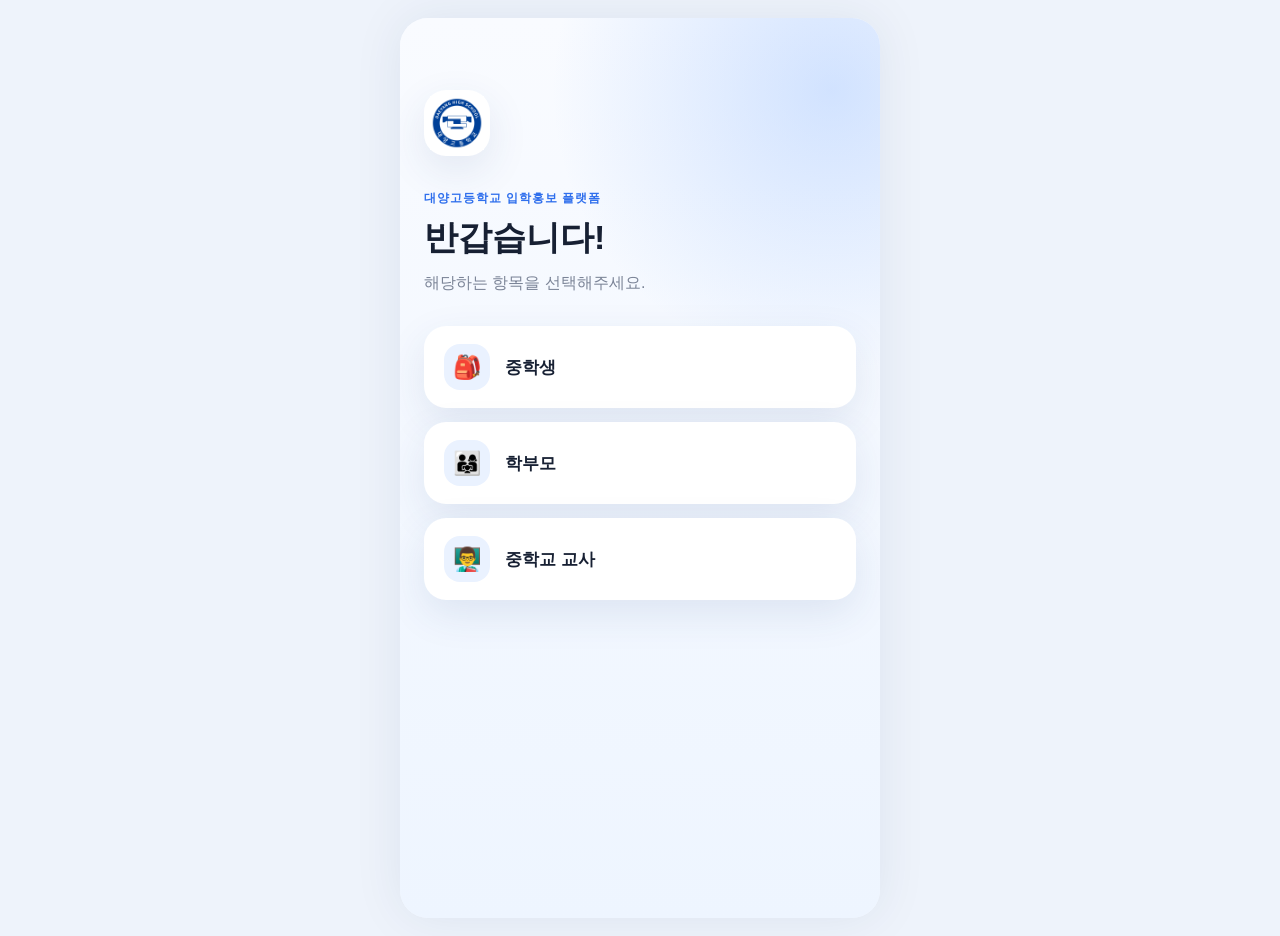
<file: index.html>
<!DOCTYPE html>
<html lang="ko">
<head>
  <meta charset="UTF-8">
  <meta name="viewport" content="width=device-width, initial-scale=1.0">
  <meta name="theme-color" content="#2f6fed">
  <title>대양고등학교 입학홍보 플랫폼</title>
  <link rel="stylesheet" href="style.css">
</head>
<body>
  <div class="app-shell">

    <!-- 최초 1회 사용자 선택 -->
    <section id="userSelectScreen" class="screen user-select-screen">
      <div class="brand-mark"><img src="img/logo.png" alt="대양고등학교 로고"></div>
      <p class="eyebrow">대양고등학교 입학홍보 플랫폼</p>
      <h1>반갑습니다!</h1>
      <p class="select-guide">해당하는 항목을 선택해주세요.</p>

      <div class="user-select-list">
        <button class="user-type-btn" data-user="student">
          <span class="user-icon">🎒</span>
          <span>중학생</span>
        </button>
        <button class="user-type-btn" data-user="parent">
          <span class="user-icon">👨‍👩‍👧</span>
          <span>학부모</span>
        </button>
        <button class="user-type-btn" data-user="teacher">
          <span class="user-icon">👨‍🏫</span>
          <span>중학교 교사</span>
        </button>
      </div>
    </section>

    <!-- 메인 -->
    <main id="mainApp" class="screen main-app is-hidden">
      <header class="top-header">
        <div>
          <p class="welcome-label">WELCOME</p>
          <h1 id="welcomeMessage">예비 대양고 학생님, 반갑습니다!</h1>
          <p class="school-name">대양고등학교 입학홍보 플랫폼</p>
        </div>

        <button id="changeUserBtn" class="change-user-btn" type="button">
          <span aria-hidden="true">👤</span>
          <span>사용자 변경</span>
        </button>
      </header>

      <!-- 통합 검색 -->
      <section class="search-wrap">
        <label class="search-box">
          <span class="search-icon">⌕</span>
          <input id="searchInput" type="search" placeholder="무엇이 궁금하신가요?" autocomplete="off">
        </label>
        <div id="searchResults" class="search-results is-hidden"></div>
      </section>

      <!-- 배너 -->
      <section class="banner-section">
        <div class="banner-slider">
          <article id="slide1" class="banner-slide active">
            <div class="banner-image-slot">
              <img src="img/daeyang.png" alt="대양고등학교 전경">
            </div>
            <div class="banner-copy">
              <span>DAEYANG HIGH SCHOOL</span>
              <strong>미래를 준비하는 즐거운 학교</strong>
            </div>
          </article>

          <article id="slide2" class="banner-slide">
            <div class="banner-image-slot">
              <img src="img/soccer.png" alt="대양고등학교 학교생활">
            </div>
            <div class="banner-copy">
              <span>CAMPUS LIFE</span>
              <strong>직접 보고, 배우고, 경험하는 학교생활</strong>
            </div>
          </article>

          <article id="slide3" class="banner-slide">
            <div class="banner-image-slot">
              <img src="img/esports.png" alt="대양고등학교 e스포츠">
            </div>
            <div class="banner-copy">
              <span>NEW POSSIBILITIES</span>
              <strong>대양고에서 새로운 가능성을 만나보세요</strong>
            </div>
          </article>
        </div>

        <div class="banner-dots">
          <button class="dot active" data-slide="0" aria-label="첫 번째 배너"></button>
          <button class="dot" data-slide="1" aria-label="두 번째 배너"></button>
          <button class="dot" data-slide="2" aria-label="세 번째 배너"></button>
        </div>
      </section>

      <!-- 바로가기 -->
      <section class="menu-section">
        <p class="eyebrow">QUICK MENU</p>
        <h2>대양고 바로가기</h2>

        <div class="menu-grid">
          <button class="menu-card" data-action="video">
            <div class="menu-illustration"><img src="img/Video.png" alt=""></div>
            <span class="menu-title">학교 홍보영상</span>
            <span class="menu-sub">5분 영상 바로보기</span>
          </button>

          <button class="menu-card" data-action="homepage">
            <div class="menu-illustration"><img src="img/School.png" alt=""></div>
            <span class="menu-title">학교 홈페이지</span>
            <span class="menu-sub">공식 홈페이지</span>
          </button>

          <button class="menu-card" data-action="department">
            <div class="menu-illustration"><img src="img/Department.png" alt=""></div>
            <span class="menu-title">학과 소개</span>
            <span class="menu-sub">학과 바로가기</span>
          </button>

          <button class="menu-card" data-action="news">
            <div class="menu-illustration"><img src="img/Notice.png" alt=""></div>
            <span class="menu-title">학교소식</span>
            <span class="menu-sub">인스타 · 유튜브</span>
          </button>

          <button class="menu-card" data-action="schedule">
            <div class="menu-illustration"><img src="img/Calendar.png" alt=""></div>
            <span class="menu-title">학사일정</span>
            <span class="menu-sub">학교 일정 확인</span>
          </button>

          <button class="menu-card" data-action="events">
            <div class="menu-illustration"><img src="img/Event.png" alt=""></div>
            <span class="menu-title">행사 안내</span>
            <span class="menu-sub">진행 중인 행사</span>
          </button>
        </div>
      </section>

      <!-- 하단 고정 메뉴 -->
      <nav class="bottom-nav">
        <button class="nav-btn active" data-nav="home"><span>⌂</span><small>홈</small></button>
        <button class="nav-btn" data-nav="faq"><span>?</span><small>FAQ</small></button>
        <button class="nav-btn" data-nav="contact"><span>☎</span><small>문의</small></button>
      </nav>
    </main>
  </div>

  <!-- 학교소식 선택창 -->
  <div id="socialModal" class="modal-backdrop is-hidden">
    <div class="modal-card">
      <button id="closeSocialModal" class="modal-close" type="button" aria-label="닫기">×</button>
      <p class="eyebrow">SCHOOL NEWS</p>
      <h2>대양고의 소식을 만나보세요!</h2>
      <div class="modal-actions">
        <button id="instagramBtn" class="action-btn">📸 공식 인스타그램</button>
        <button id="youtubeChannelBtn" class="action-btn">▶ 공식 유튜브</button>
      </div>
    </div>
  </div>

  <script src="script.js"></script>
</body>
</html>
</file>
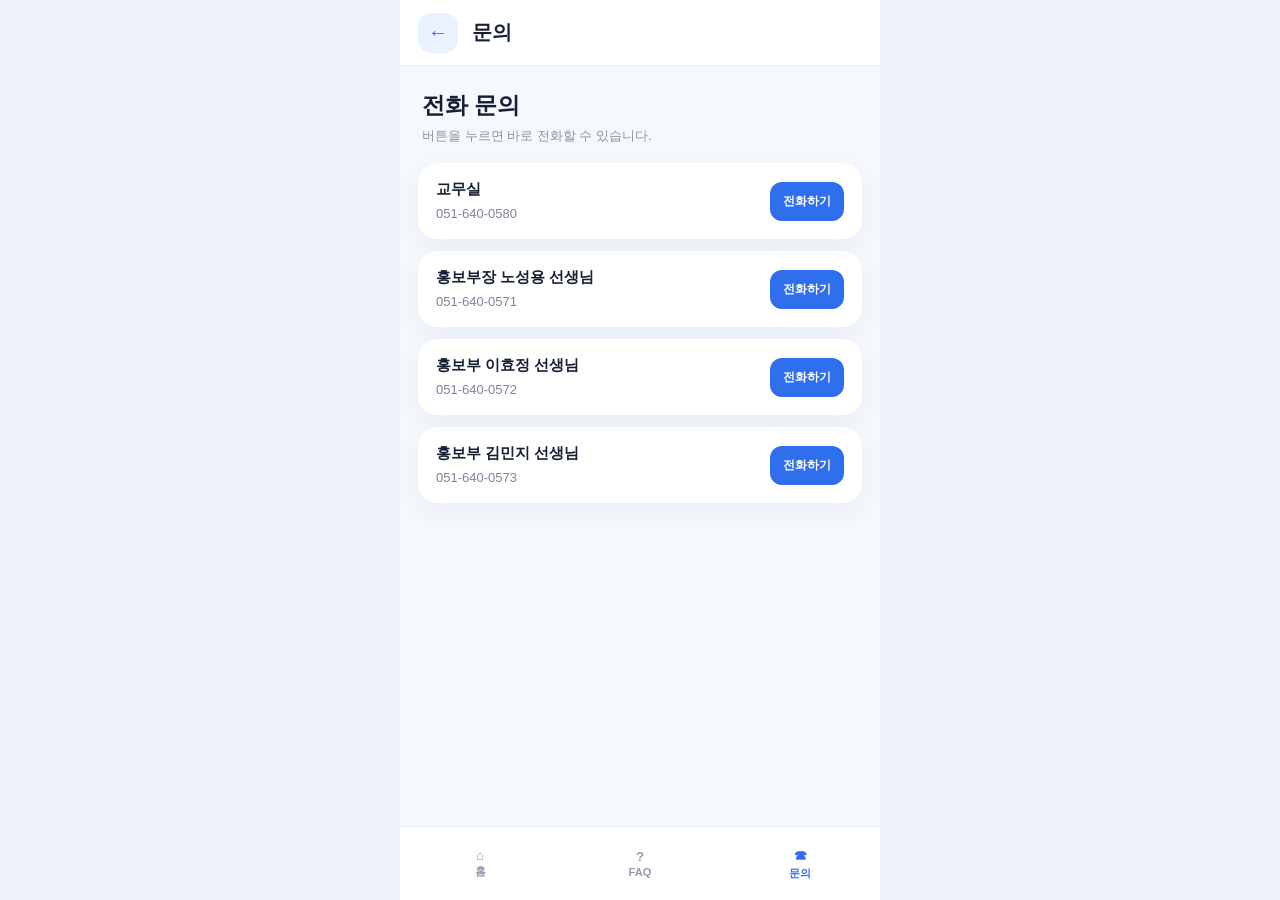
<file: contact.html>
<!doctype html>
<html lang="ko"><head><meta charset="utf-8"><meta name="viewport" content="width=device-width,initial-scale=1">
<title>문의</title>
<style>
*{box-sizing:border-box}body{margin:0;background:#eef3fb;color:#172033;font-family:Pretendard,"Noto Sans KR",sans-serif}
.page{width:min(100%,480px);min-height:100vh;margin:auto;background:#f5f8fd;padding-bottom:86px}
header{height:66px;background:#fff;display:flex;align-items:center;gap:14px;padding:0 18px;border-bottom:1px solid #e7ebf2}
header button{width:40px;height:40px;border:0;border-radius:13px;background:#eaf2ff;color:#2f6fed;font-size:20px}h1{font-size:20px}
.content{padding:22px 18px}.intro{margin:2px 4px 18px}.intro h2{font-size:23px;margin:0 0 6px}.intro p{margin:0;color:#8b94a4;font-size:13px}
.card{background:#fff;border-radius:20px;padding:17px 18px;margin-bottom:12px;box-shadow:0 8px 24px rgba(43,73,126,.06);display:flex;align-items:center;justify-content:space-between;gap:12px}
.info strong{display:block;font-size:15px;margin-bottom:5px}.info span{font-size:13px;color:#7b8497}.call{flex:0 0 auto;text-decoration:none;background:#2f6fed;color:#fff;font-size:12px;font-weight:900;padding:11px 13px;border-radius:12px}
nav{position:fixed;left:50%;bottom:0;transform:translateX(-50%);width:min(100%,480px);height:74px;background:#fff;border-top:1px solid #e7ebf2;display:grid;grid-template-columns:repeat(3,1fr)}
nav button{border:0;background:transparent;color:#929baa;font-weight:800}nav .active{color:#2f6fed}
</style></head>
<body><main class="page">
<header><button onclick="history.back()">←</button><h1>문의</h1></header>
<section class="content">
<div class="intro"><h2>전화 문의</h2><p>버튼을 누르면 바로 전화할 수 있습니다.</p></div>
<div class="card"><div class="info"><strong>교무실</strong><span>051-640-0580</span></div><a class="call" href="tel:0516400580">전화하기</a></div>
<div class="card"><div class="info"><strong>홍보부장 노성용 선생님</strong><span>051-640-0571</span></div><a class="call" href="tel:0516400571">전화하기</a></div>
<div class="card"><div class="info"><strong>홍보부 이효정 선생님</strong><span>051-640-0572</span></div><a class="call" href="tel:0516400572">전화하기</a></div>
<div class="card"><div class="info"><strong>홍보부 김민지 선생님</strong><span>051-640-0573</span></div><a class="call" href="tel:0516400573">전화하기</a></div>
</section>
<nav><button onclick="location.href='index.html?home=1'">⌂<br><small>홈</small></button><button onclick="location.href='faq.html'">?<br><small>FAQ</small></button><button class="active">☎<br><small>문의</small></button></nav>
</main></body></html>
</file>
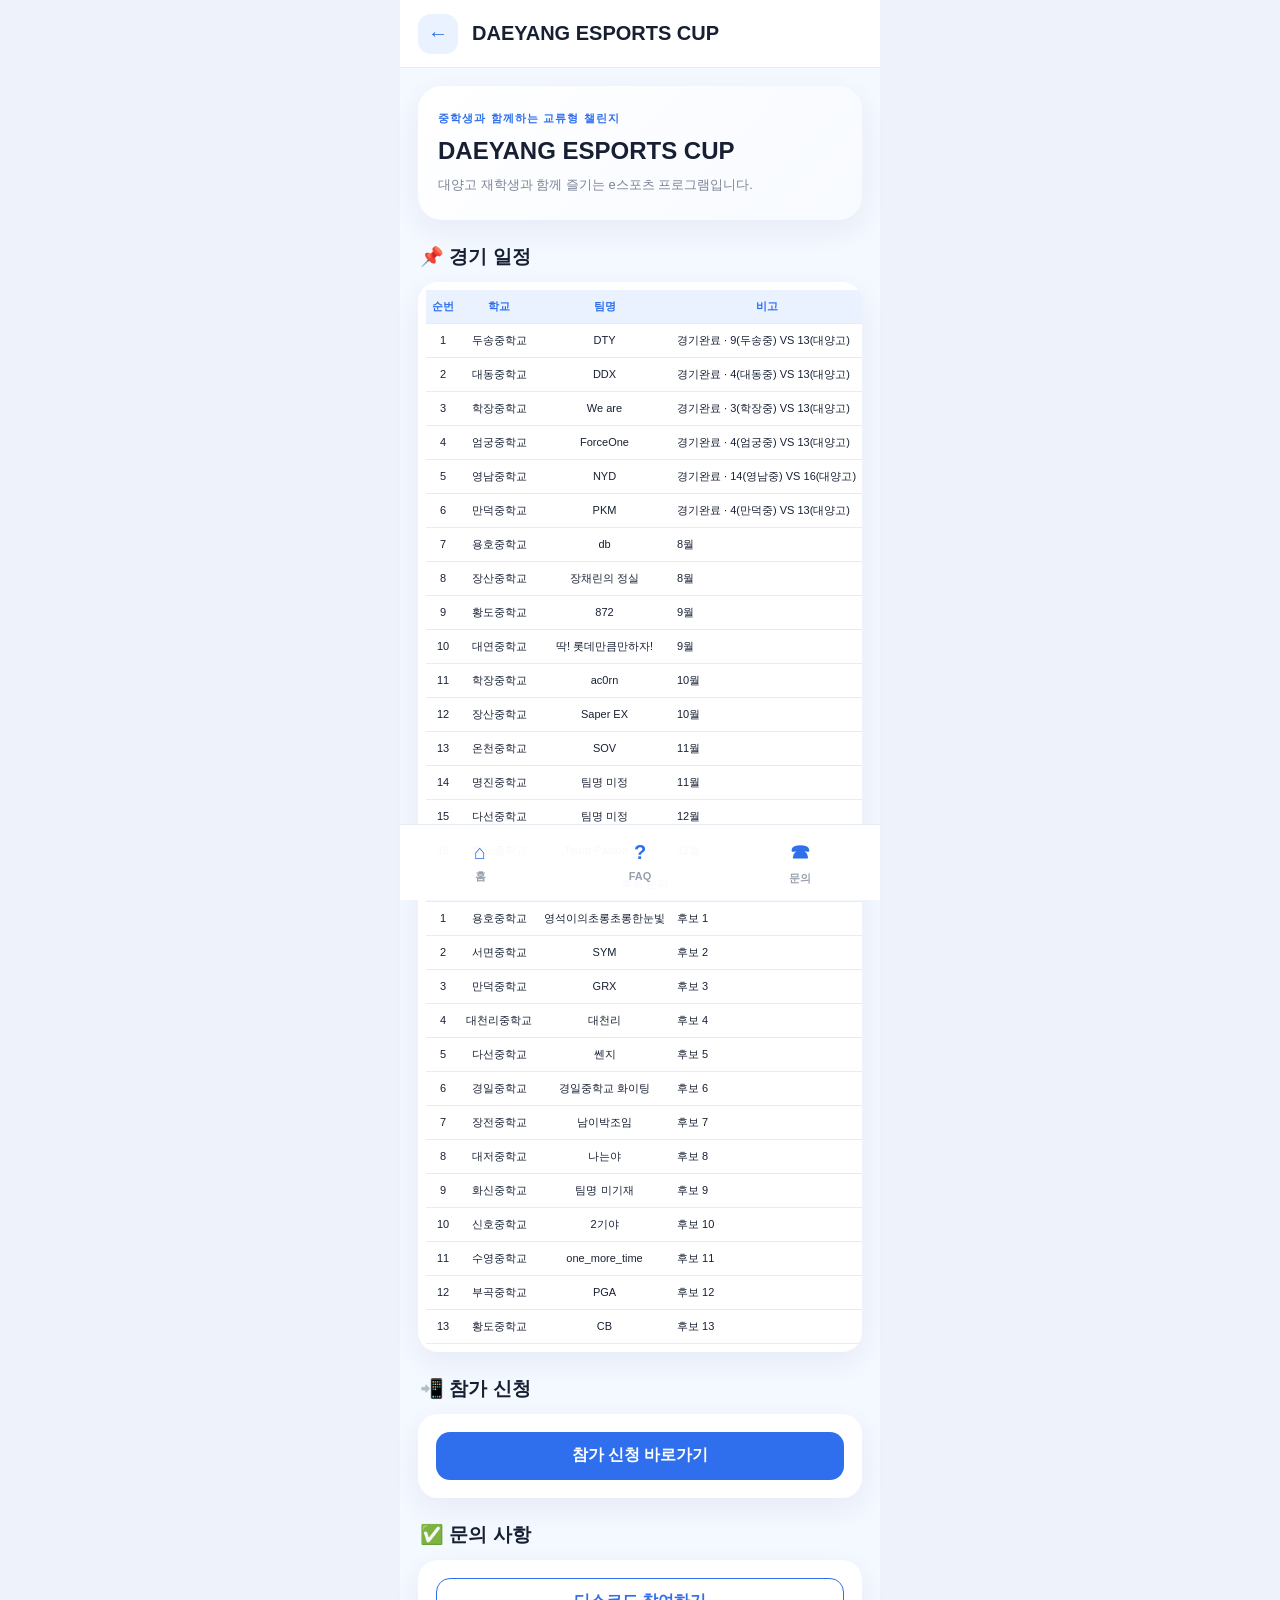
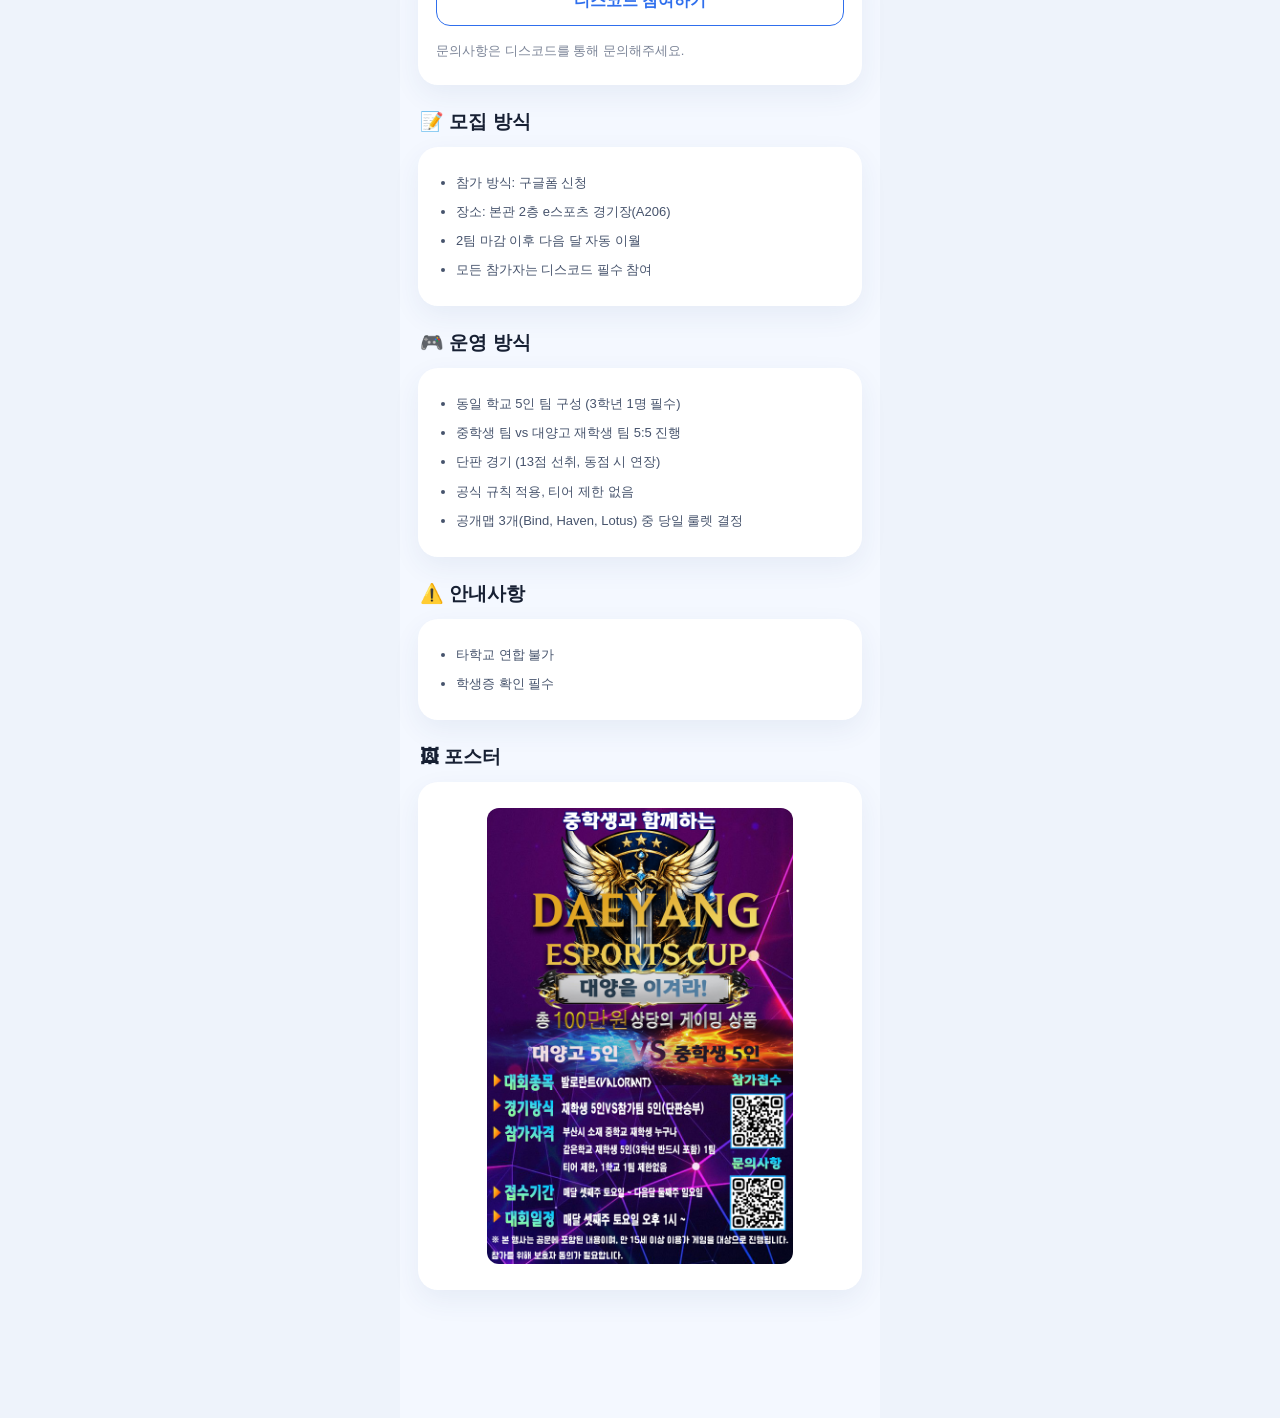
<file: esports.html>
<!doctype html>
<html lang="ko">
<head>
<meta charset="utf-8">
<meta name="viewport" content="width=device-width,initial-scale=1">
<title>DAEYANG ESPORTS CUP</title>
<style>
:root{
  --blue:#2f6fed;
  --blue-dark:#1f56ca;
  --blue-soft:#eaf2ff;
  --sky:#f4f8ff;
  --text:#172033;
  --muted:#7b8497;
  --line:#e7ebf2;
  --shadow:0 10px 28px rgba(43,73,126,.07);
}
*{box-sizing:border-box}
body{
  margin:0;
  background:#eef3fb;
  color:var(--text);
  font-family:Pretendard,"Noto Sans KR",Apple SD Gothic Neo,sans-serif;
}
button,a{font:inherit}
.page{
  width:min(100%,480px);
  min-height:100vh;
  margin:0 auto;
  background:var(--sky);
  padding-bottom:92px;
}
.page-header{
  height:68px;
  padding:0 18px;
  display:flex;
  align-items:center;
  gap:14px;
  background:#fff;
  border-bottom:1px solid var(--line);
  position:sticky;
  top:0;
  z-index:20;
}
.page-header h1{
  margin:0;
  font-size:20px;
}
.back-btn{
  width:40px;
  height:40px;
  border:0;
  border-radius:13px;
  background:var(--blue-soft);
  color:var(--blue);
  font-size:20px;
  cursor:pointer;
}
.hero{
  margin:18px;
  padding:24px 20px;
  border-radius:24px;
  background:linear-gradient(135deg,#ffffff 0%,#f7faff 100%);
  box-shadow:var(--shadow);
}
.hero .eyebrow{
  margin:0 0 7px;
  color:var(--blue);
  font-size:11px;
  font-weight:900;
  letter-spacing:.1em;
}
.hero h2{
  margin:0;
  font-size:24px;
  line-height:1.35;
}
.hero p{
  margin:8px 0 0;
  color:var(--muted);
  font-size:13px;
  line-height:1.6;
}
.content{
  padding:0 18px 24px;
}
.section-title{
  margin:24px 2px 12px;
  font-size:19px;
}
.card{
  padding:18px;
  margin-bottom:12px;
  border-radius:20px;
  background:#fff;
  box-shadow:var(--shadow);
}
.card p{
  margin:5px 0;
  color:var(--muted);
  font-size:13px;
  line-height:1.7;
}
.card strong{
  color:var(--text);
}
.info-grid{
  display:grid;
  grid-template-columns:100px 1fr;
  gap:11px 10px;
  font-size:13px;
  line-height:1.55;
}
.info-grid strong{color:#244f99}
.primary-btn,
.secondary-btn{
  width:100%;
  min-height:48px;
  display:grid;
  place-items:center;
  border-radius:14px;
  text-decoration:none;
  font-weight:900;
  cursor:pointer;
}
.primary-btn{
  border:0;
  background:var(--blue);
  color:#fff;
}
.secondary-btn{
  border:1px solid var(--blue);
  background:#fff;
  color:var(--blue);
}
.button-stack{
  display:grid;
  gap:9px;
}
.clean-list{
  margin:0;
  padding-left:20px;
  color:#46536c;
  font-size:13px;
  line-height:1.7;
}
.clean-list li{margin:7px 0}
.poster-slot{
  display:flex;
  justify-content:center;
  align-items:center;
  padding:8px;
}
.poster-slot img{
  display:block;
  width:auto;
  max-width:78%;
  max-height:520px;
  height:auto;
  object-fit:contain;
  border-radius:12px;
}
.schedule-row{
  display:grid;
  grid-template-columns:105px 1fr;
  gap:10px;
  padding:10px 0;
  border-bottom:1px solid #eef1f6;
  font-size:13px;
  line-height:1.55;
}
.schedule-row:last-child{border-bottom:0}
.schedule-row strong{color:#244f99}
.bottom-nav{
  position:fixed;
  left:50%;
  bottom:0;
  transform:translateX(-50%);
  width:min(100%,480px);
  height:76px;
  display:grid;
  grid-template-columns:repeat(3,1fr);
  background:rgba(255,255,255,.97);
  border-top:1px solid var(--line);
  z-index:30;
}
.bottom-nav button{
  border:0;
  background:transparent;
  color:#98a0ae;
  font-weight:800;
  cursor:pointer;
}
.bottom-nav span{
  display:block;
  color:var(--blue);
  font-size:20px;
  margin-bottom:2px;
}
.bottom-nav small{
  font-size:11px;
}
.schedule-table-wrap{padding:8px;overflow-x:auto}.schedule-table{width:100%;border-collapse:collapse;font-size:11px;min-width:430px}.schedule-table th,.schedule-table td{padding:9px 6px;border-bottom:1px solid #e7ebf2;text-align:center;white-space:nowrap}.schedule-table th{background:#eaf2ff;color:#2f6fed;font-weight:900}.schedule-table td:nth-child(4){text-align:left}.candidate-head td{background:#f4f8ff;color:#2f6fed!important;font-weight:900;text-align:center!important}</style>
</head>
<body>
<main class="page">
  <header class="page-header">
    <button class="back-btn" onclick="history.back()">←</button>
    <h1>DAEYANG ESPORTS CUP</h1>
  </header>

  
<section class="hero">
  <p class="eyebrow">중학생과 함께하는 교류형 챌린지</p>
  <h2>DAEYANG ESPORTS CUP</h2>
  <p>대양고 재학생과 함께 즐기는 e스포츠 프로그램입니다.</p>
</section>

  <section class="content">
    
<h2 class="section-title">📌 경기 일정</h2><div class="card schedule-table-wrap"><table class="schedule-table"><thead><tr><th>순번</th><th>학교</th><th>팀명</th><th>비고</th></tr></thead><tbody><tr><td>1</td><td>두송중학교</td><td>DTY</td><td>경기완료 · 9(두송중) VS 13(대양고)</td></tr><tr><td>2</td><td>대동중학교</td><td>DDX</td><td>경기완료 · 4(대동중) VS 13(대양고)</td></tr><tr><td>3</td><td>학장중학교</td><td>We are</td><td>경기완료 · 3(학장중) VS 13(대양고)</td></tr><tr><td>4</td><td>엄궁중학교</td><td>ForceOne</td><td>경기완료 · 4(엄궁중) VS 13(대양고)</td></tr><tr><td>5</td><td>영남중학교</td><td>NYD</td><td>경기완료 · 14(영남중) VS 16(대양고)</td></tr><tr><td>6</td><td>만덕중학교</td><td>PKM</td><td>경기완료 · 4(만덕중) VS 13(대양고)</td></tr><tr><td>7</td><td>용호중학교</td><td>db</td><td>8월</td></tr><tr><td>8</td><td>장산중학교</td><td>장채린의 정실</td><td>8월</td></tr><tr><td>9</td><td>황도중학교</td><td>872</td><td>9월</td></tr><tr><td>10</td><td>대연중학교</td><td>딱! 롯데만큼만하자!</td><td>9월</td></tr><tr><td>11</td><td>학장중학교</td><td>ac0rn</td><td>10월</td></tr><tr><td>12</td><td>장산중학교</td><td>Saper EX</td><td>10월</td></tr><tr><td>13</td><td>온천중학교</td><td>SOV</td><td>11월</td></tr><tr><td>14</td><td>명진중학교</td><td>팀명 미정</td><td>11월</td></tr><tr><td>15</td><td>다선중학교</td><td>팀명 미정</td><td>12월</td></tr><tr><td>16</td><td>황도중학교</td><td>Team Pasion TP</td><td>12월</td></tr><tr class="candidate-head"><td colspan="4">후보 순위</td></tr><tr><td>1</td><td>용호중학교</td><td>영석이의초롱초롱한눈빛</td><td>후보 1</td></tr><tr><td>2</td><td>서면중학교</td><td>SYM</td><td>후보 2</td></tr><tr><td>3</td><td>만덕중학교</td><td>GRX</td><td>후보 3</td></tr><tr><td>4</td><td>대천리중학교</td><td>대천리</td><td>후보 4</td></tr><tr><td>5</td><td>다선중학교</td><td>쎈지</td><td>후보 5</td></tr><tr><td>6</td><td>경일중학교</td><td>경일중학교 화이팅</td><td>후보 6</td></tr><tr><td>7</td><td>장전중학교</td><td>남이박조임</td><td>후보 7</td></tr><tr><td>8</td><td>대저중학교</td><td>나는야</td><td>후보 8</td></tr><tr><td>9</td><td>화신중학교</td><td>팀명 미기재</td><td>후보 9</td></tr><tr><td>10</td><td>신호중학교</td><td>2기야</td><td>후보 10</td></tr><tr><td>11</td><td>수영중학교</td><td>one_more_time</td><td>후보 11</td></tr><tr><td>12</td><td>부곡중학교</td><td>PGA</td><td>후보 12</td></tr><tr><td>13</td><td>황도중학교</td><td>CB</td><td>후보 13</td></tr></tbody></table></div>

<h2 class="section-title">📲 참가 신청</h2>
<div class="card button-stack">
  <button class="primary-btn" onclick="window.open('https://docs.google.com/forms/d/e/1FAIpQLSfYoUgGFsEowfZArtAjrcYWpw8EpK2e2zvDJqqdhEE4iHI1Zw/viewform')">참가 신청 바로가기</button>
</div>

<h2 class="section-title">✅ 문의 사항</h2>
<div class="card button-stack">
  <button class="secondary-btn" onclick="window.open('https://discord.com/invite/kjn6ZvV2hk')">디스코드 참여하기</button>
  <p>문의사항은 디스코드를 통해 문의해주세요.</p>
</div>

<h2 class="section-title">📝 모집 방식</h2>
<div class="card">
  <ul class="clean-list">
    <li>참가 방식: 구글폼 신청</li>
    <li>장소: 본관 2층 e스포츠 경기장(A206)</li>
    <li>2팀 마감 이후 다음 달 자동 이월</li>
    <li>모든 참가자는 디스코드 필수 참여</li>
  </ul>
</div>

<h2 class="section-title">🎮 운영 방식</h2>
<div class="card">
  <ul class="clean-list">
    <li>동일 학교 5인 팀 구성 (3학년 1명 필수)</li>
    <li>중학생 팀 vs 대양고 재학생 팀 5:5 진행</li>
    <li>단판 경기 (13점 선취, 동점 시 연장)</li>
    <li>공식 규칙 적용, 티어 제한 없음</li>
    <li>공개맵 3개(Bind, Haven, Lotus) 중 당일 룰렛 결정</li>
  </ul>
</div>

<h2 class="section-title">⚠️ 안내사항</h2>
<div class="card">
  <ul class="clean-list">
    <li>타학교 연합 불가</li>
    <li>학생증 확인 필수</li>
  </ul>
</div>

<h2 class="section-title">🖼 포스터</h2>
<div class="card">
  <div class="poster-slot"><img src="img/esportscup.png" alt="DAEYANG ESPORTS CUP 포스터"></div>
</div>

  </section>

  <nav class="bottom-nav">
    <button onclick="location.href='index.html?home=1'"><span>⌂</span><small>홈</small></button>
    <button onclick="location.href='faq.html'"><span>?</span><small>FAQ</small></button>
    <button onclick="location.href='contact.html'"><span>☎</span><small>문의</small></button>
  </nav>
</main>
</body>
</html>
</file>
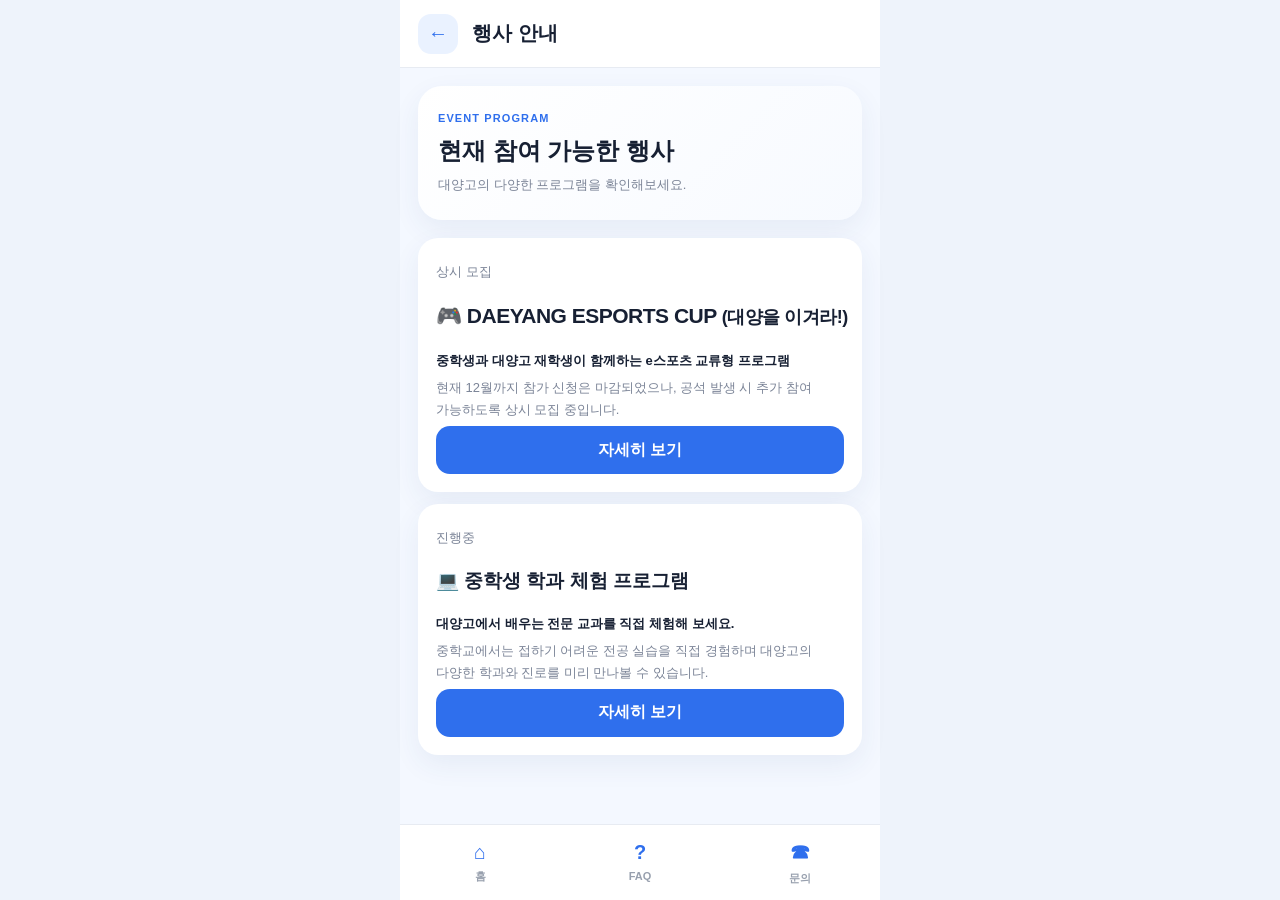
<file: events.html>
<!doctype html>
<html lang="ko">
<head>
<meta charset="utf-8">
<meta name="viewport" content="width=device-width,initial-scale=1">
<title>행사 안내</title>
<style>
:root{
  --blue:#2f6fed;
  --blue-dark:#1f56ca;
  --blue-soft:#eaf2ff;
  --sky:#f4f8ff;
  --text:#172033;
  --muted:#7b8497;
  --line:#e7ebf2;
  --shadow:0 10px 28px rgba(43,73,126,.07);
}
*{box-sizing:border-box}
body{
  margin:0;
  background:#eef3fb;
  color:var(--text);
  font-family:Pretendard,"Noto Sans KR",Apple SD Gothic Neo,sans-serif;
}
button,a{font:inherit}
.page{
  width:min(100%,480px);
  min-height:100vh;
  margin:0 auto;
  background:var(--sky);
  padding-bottom:92px;
}
.page-header{
  height:68px;
  padding:0 18px;
  display:flex;
  align-items:center;
  gap:14px;
  background:#fff;
  border-bottom:1px solid var(--line);
  position:sticky;
  top:0;
  z-index:20;
}
.page-header h1{
  margin:0;
  font-size:20px;
}
.back-btn{
  width:40px;
  height:40px;
  border:0;
  border-radius:13px;
  background:var(--blue-soft);
  color:var(--blue);
  font-size:20px;
  cursor:pointer;
}
.hero{
  margin:18px;
  padding:24px 20px;
  border-radius:24px;
  background:linear-gradient(135deg,#ffffff 0%,#f7faff 100%);
  box-shadow:var(--shadow);
}
.hero .eyebrow{
  margin:0 0 7px;
  color:var(--blue);
  font-size:11px;
  font-weight:900;
  letter-spacing:.1em;
}
.hero h2{
  margin:0;
  font-size:24px;
  line-height:1.35;
}
.hero p{
  margin:8px 0 0;
  color:var(--muted);
  font-size:13px;
  line-height:1.6;
}
.content{
  padding:0 18px 24px;
}
.section-title{
  margin:24px 2px 12px;
  font-size:19px;
}
.card{
  padding:18px;
  margin-bottom:12px;
  border-radius:20px;
  background:#fff;
  box-shadow:var(--shadow);
}
.card p{
  margin:5px 0;
  color:var(--muted);
  font-size:13px;
  line-height:1.7;
}
.card strong{
  color:var(--text);
}
.info-grid{
  display:grid;
  grid-template-columns:100px 1fr;
  gap:11px 10px;
  font-size:13px;
  line-height:1.55;
}
.info-grid strong{color:#244f99}
.primary-btn,
.secondary-btn{
  width:100%;
  min-height:48px;
  display:grid;
  place-items:center;
  border-radius:14px;
  text-decoration:none;
  font-weight:900;
  cursor:pointer;
}
.primary-btn{
  border:0;
  background:var(--blue);
  color:#fff;
}
.secondary-btn{
  border:1px solid var(--blue);
  background:#fff;
  color:var(--blue);
}
.button-stack{
  display:grid;
  gap:9px;
}
.clean-list{
  margin:0;
  padding-left:20px;
  color:#46536c;
  font-size:13px;
  line-height:1.7;
}
.clean-list li{margin:7px 0}
.poster-slot{
  min-height:180px;
  display:grid;
  place-items:center;
  border:2px dashed #cbd7ea;
  border-radius:18px;
  background:#fafdff;
  color:#9aa5b6;
  font-size:13px;
}
.schedule-row{
  display:grid;
  grid-template-columns:105px 1fr;
  gap:10px;
  padding:10px 0;
  border-bottom:1px solid #eef1f6;
  font-size:13px;
  line-height:1.55;
}
.schedule-row:last-child{border-bottom:0}
.schedule-row strong{color:#244f99}
.bottom-nav{
  position:fixed;
  left:50%;
  bottom:0;
  transform:translateX(-50%);
  width:min(100%,480px);
  height:76px;
  display:grid;
  grid-template-columns:repeat(3,1fr);
  background:rgba(255,255,255,.97);
  border-top:1px solid var(--line);
  z-index:30;
}
.bottom-nav button{
  border:0;
  background:transparent;
  color:#98a0ae;
  font-weight:800;
  cursor:pointer;
}
.bottom-nav span{
  display:block;
  color:var(--blue);
  font-size:20px;
  margin-bottom:2px;
}
.bottom-nav small{
  font-size:11px;
}

.event-title {
  font-size: 21px;
  white-space: nowrap;
  letter-spacing: -0.5px;
}

.event-title span {
  font-size: 18px;
}
</style>
</head>
<body>
<main class="page">
  <header class="page-header">
    <button class="back-btn" onclick="history.back()">←</button>
    <h1>행사 안내</h1>
  </header>

  <section class="hero">
      <p class="eyebrow">EVENT PROGRAM</p>
      <h2>현재 참여 가능한 행사</h2>
      <p>대양고의 다양한 프로그램을 확인해보세요.</p>
    </section>
  <section class="content">
    
    <div class="card">
      <p class="eyebrow">상시 모집</p>
      <h3 class="event-title">🎮 DAEYANG ESPORTS CUP <span>(대양을 이겨라!)</span></h3>
      <p><strong>중학생과 대양고 재학생이 함께하는 e스포츠 교류형 프로그램</strong></p>
      <p>현재 12월까지 참가 신청은 마감되었으나, 공석 발생 시 추가 참여<br>가능하도록 상시 모집 중입니다.</p>
      <button class="primary-btn" onclick="location.href='esports.html'">자세히 보기</button>
    </div>

    <div class="card">
      <p class="eyebrow">진행중</p>
      <h3>💻 중학생 학과 체험 프로그램</h3>
      <p><strong>대양고에서 배우는 전문 교과를 직접 체험해 보세요.</strong></p>
      <p>중학교에서는 접하기 어려운 전공 실습을 직접 경험하며 대양고의<br>다양한 학과와 진로를 미리 만나볼 수 있습니다.</p>
      <button class="primary-btn" onclick="location.href='experience.html'">자세히 보기</button>
    </div>
    
  </section>

  <nav class="bottom-nav">
    <button onclick="location.href='index.html?home=1'"><span>⌂</span><small>홈</small></button>
    <button onclick="location.href='faq.html'"><span>?</span><small>FAQ</small></button>
    <button onclick="location.href='contact.html'"><span>☎</span><small>문의</small></button>
  </nav>
</main>
</body>
</html>
</file>
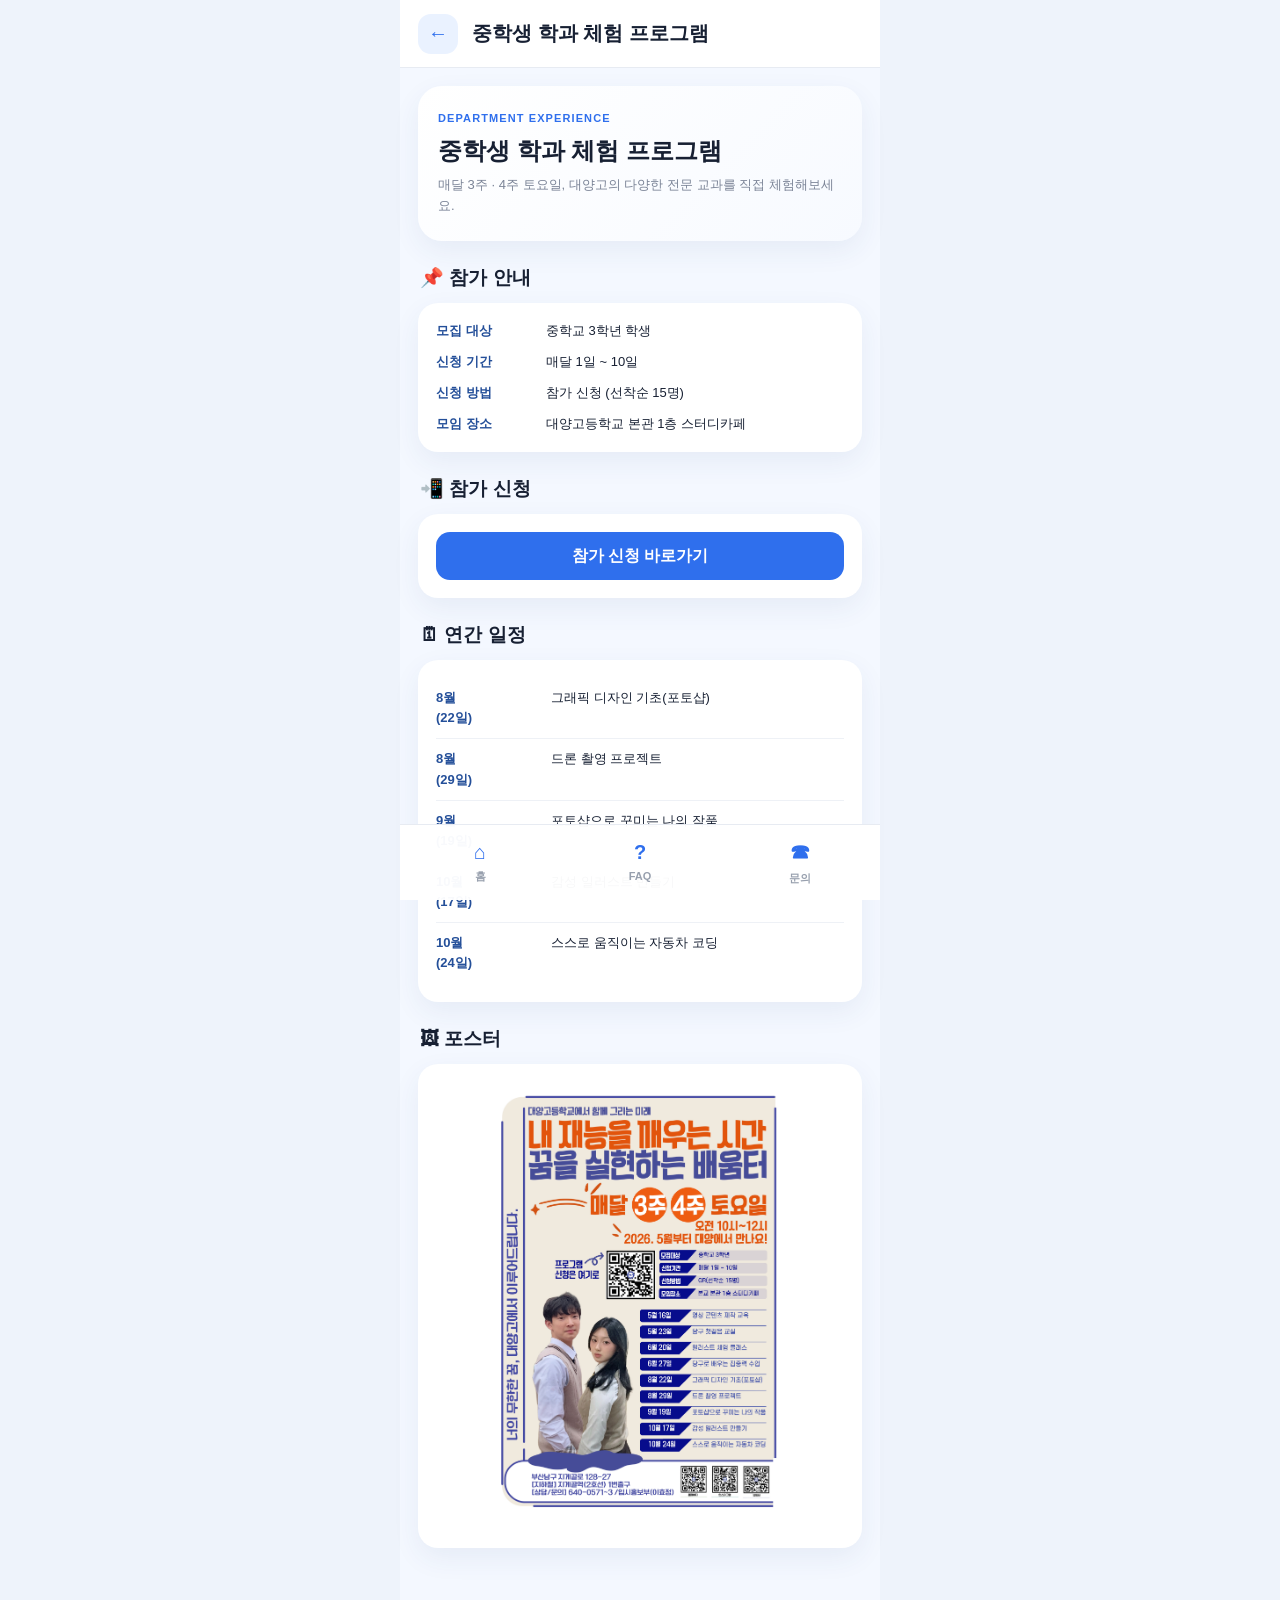
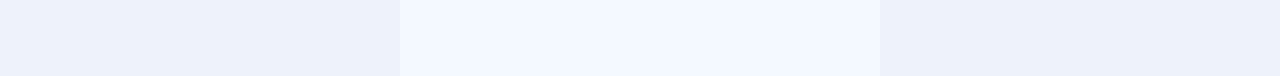
<file: experience.html>
<!doctype html>
<html lang="ko">
<head>
<meta charset="utf-8">
<meta name="viewport" content="width=device-width,initial-scale=1">
<title>중학생 학과 체험 프로그램</title>
<style>
:root{
  --blue:#2f6fed;
  --blue-dark:#1f56ca;
  --blue-soft:#eaf2ff;
  --sky:#f4f8ff;
  --text:#172033;
  --muted:#7b8497;
  --line:#e7ebf2;
  --shadow:0 10px 28px rgba(43,73,126,.07);
}
*{box-sizing:border-box}
body{
  margin:0;
  background:#eef3fb;
  color:var(--text);
  font-family:Pretendard,"Noto Sans KR",Apple SD Gothic Neo,sans-serif;
}
button,a{font:inherit}
.page{
  width:min(100%,480px);
  min-height:100vh;
  margin:0 auto;
  background:var(--sky);
  padding-bottom:92px;
}
.page-header{
  height:68px;
  padding:0 18px;
  display:flex;
  align-items:center;
  gap:14px;
  background:#fff;
  border-bottom:1px solid var(--line);
  position:sticky;
  top:0;
  z-index:20;
}
.page-header h1{
  margin:0;
  font-size:20px;
}
.back-btn{
  width:40px;
  height:40px;
  border:0;
  border-radius:13px;
  background:var(--blue-soft);
  color:var(--blue);
  font-size:20px;
  cursor:pointer;
}
.hero{
  margin:18px;
  padding:24px 20px;
  border-radius:24px;
  background:linear-gradient(135deg,#ffffff 0%,#f7faff 100%);
  box-shadow:var(--shadow);
}
.hero .eyebrow{
  margin:0 0 7px;
  color:var(--blue);
  font-size:11px;
  font-weight:900;
  letter-spacing:.1em;
}
.hero h2{
  margin:0;
  font-size:24px;
  line-height:1.35;
}
.hero p{
  margin:8px 0 0;
  color:var(--muted);
  font-size:13px;
  line-height:1.6;
}
.content{
  padding:0 18px 24px;
}
.section-title{
  margin:24px 2px 12px;
  font-size:19px;
}
.card{
  padding:18px;
  margin-bottom:12px;
  border-radius:20px;
  background:#fff;
  box-shadow:var(--shadow);
}
.card p{
  margin:5px 0;
  color:var(--muted);
  font-size:13px;
  line-height:1.7;
}
.card strong{
  color:var(--text);
}
.info-grid{
  display:grid;
  grid-template-columns:100px 1fr;
  gap:11px 10px;
  font-size:13px;
  line-height:1.55;
}
.info-grid strong{color:#244f99}
.primary-btn,
.secondary-btn{
  width:100%;
  min-height:48px;
  display:grid;
  place-items:center;
  border-radius:14px;
  text-decoration:none;
  font-weight:900;
  cursor:pointer;
}
.primary-btn{
  border:0;
  background:var(--blue);
  color:#fff;
}
.secondary-btn{
  border:1px solid var(--blue);
  background:#fff;
  color:var(--blue);
}
.button-stack{
  display:grid;
  gap:9px;
}
.clean-list{
  margin:0;
  padding-left:20px;
  color:#46536c;
  font-size:13px;
  line-height:1.7;
}
.clean-list li{margin:7px 0}
.poster-slot{
  display:flex;
  justify-content:center;
  align-items:center;
  padding:8px;
}
.poster-slot img{
  display:block;
  width:auto;
  max-width:78%;
  max-height:520px;
  height:auto;
  object-fit:contain;
  border-radius:12px;
}
.schedule-row{
  display:grid;
  grid-template-columns:105px 1fr;
  gap:10px;
  padding:10px 0;
  border-bottom:1px solid #eef1f6;
  font-size:13px;
  line-height:1.55;
}
.schedule-row:last-child{border-bottom:0}
.schedule-row strong{color:#244f99}
.bottom-nav{
  position:fixed;
  left:50%;
  bottom:0;
  transform:translateX(-50%);
  width:min(100%,480px);
  height:76px;
  display:grid;
  grid-template-columns:repeat(3,1fr);
  background:rgba(255,255,255,.97);
  border-top:1px solid var(--line);
  z-index:30;
}
.bottom-nav button{
  border:0;
  background:transparent;
  color:#98a0ae;
  font-weight:800;
  cursor:pointer;
}
.bottom-nav span{
  display:block;
  color:var(--blue);
  font-size:20px;
  margin-bottom:2px;
}
.bottom-nav small{
  font-size:11px;
}
</style>
</head>
<body>
<main class="page">
  <header class="page-header">
    <button class="back-btn" onclick="history.back()">←</button>
    <h1>중학생 학과 체험 프로그램</h1>
  </header>

  
<section class="hero">
  <p class="eyebrow">DEPARTMENT EXPERIENCE</p>
  <h2>중학생 학과 체험 프로그램</h2>
  <p>매달 3주 · 4주 토요일, 대양고의 다양한 전문 교과를 직접 체험해보세요.</p>
</section>

  <section class="content">
    
<h2 class="section-title">📌 참가 안내</h2>
<div class="card">
  <div class="info-grid">
    <strong>모집 대상</strong><span>중학교 3학년 학생</span>
    <strong>신청 기간</strong><span>매달 1일 ~ 10일</span>
    <strong>신청 방법</strong><span>참가 신청 (선착순 15명)</span>
    <strong>모임 장소</strong><span>대양고등학교 본관 1층 스터디카페</span>
  </div>
</div>

<h2 class="section-title">📲 참가 신청</h2>
<div class="card">
  <button class="primary-btn" onclick="window.open('https://docs.google.com/forms/d/e/1FAIpQLSfkwjLNiN3DV2-xw0RRX0aXf1guIYYhnPH9LTktJjdz659sdg/viewform')">참가 신청 바로가기</button>
</div>

<h2 class="section-title">🗓 연간 일정</h2>
<div class="card">
  <div class="schedule-row"><strong>8월<br>(22일)</strong><span>그래픽 디자인 기초(포토샵)</span></div>
  <div class="schedule-row"><strong>8월<br>(29일)</strong><span>드론 촬영 프로젝트</span></div>
  <div class="schedule-row"><strong>9월<br>(19일)</strong><span>포토샵으로 꾸미는 나의 작품</span></div>
  <div class="schedule-row"><strong>10월<br>(17일)</strong><span>감성 일러스트 만들기</span></div>
  <div class="schedule-row"><strong>10월<br>(24일)</strong><span>스스로 움직이는 자동차 코딩</span></div>
  
</div>

<h2 class="section-title">🖼 포스터</h2>
<div class="card">
  <div class="poster-slot"><img src="img/programe.jpg" alt="중학생 학과 체험 프로그램 포스터"></div>
</div>

  </section>

  <nav class="bottom-nav">
    <button onclick="location.href='index.html?home=1'"><span>⌂</span><small>홈</small></button>
    <button onclick="location.href='faq.html'"><span>?</span><small>FAQ</small></button>
    <button onclick="location.href='contact.html'"><span>☎</span><small>문의</small></button>
  </nav>
</main>
</body>
</html>
</file>
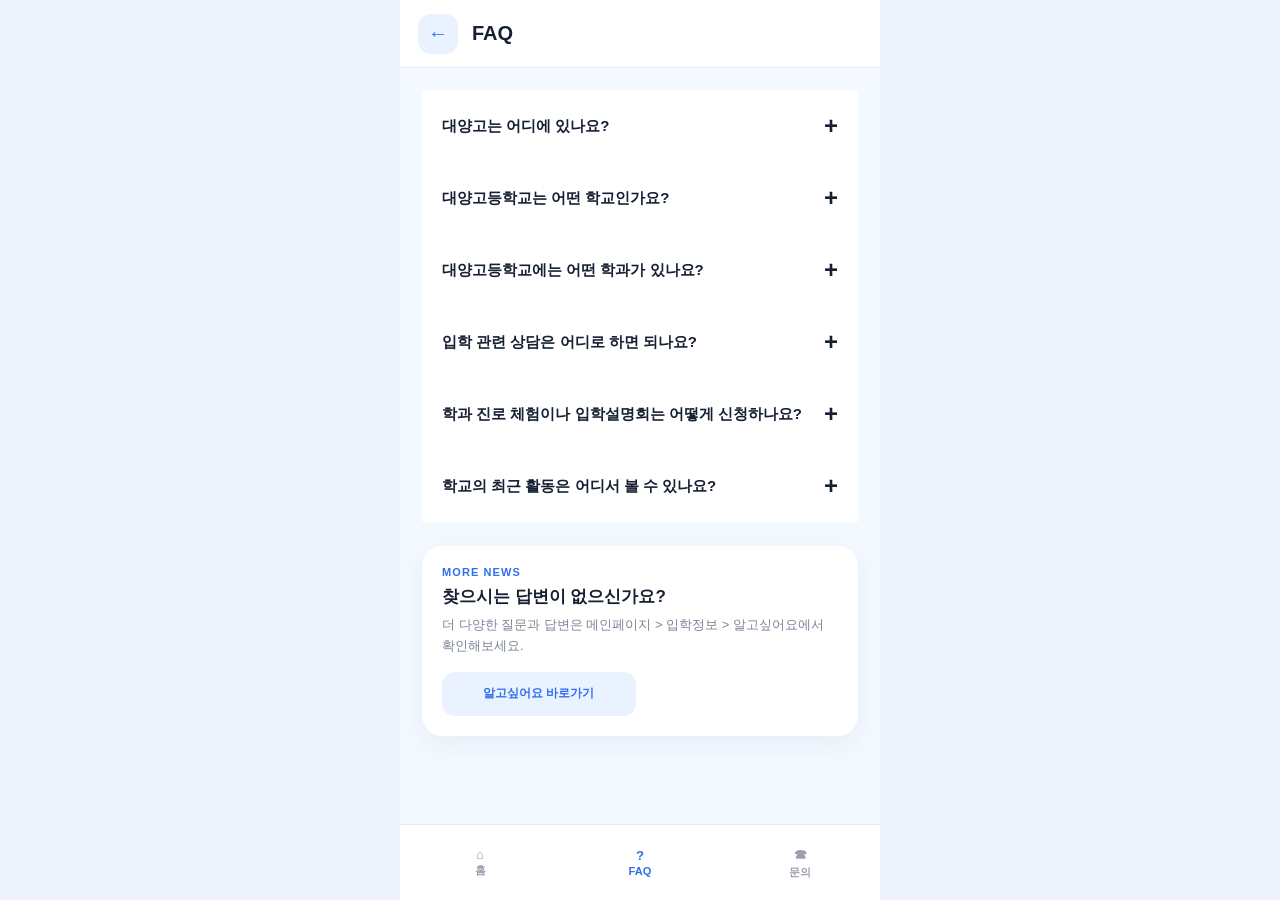
<file: faq.html>
<!doctype html><html lang="ko"><head><meta charset="utf-8"><meta name="viewport" content="width=device-width,initial-scale=1"><title>FAQ</title><style>
*{box-sizing:border-box}
body{margin:0;background:#eef3fb;color:#172033;font-family:Pretendard,"Noto Sans KR",Apple SD Gothic Neo,sans-serif}
.page{width:min(100%,480px);min-height:100vh;margin:0 auto;background:#f4f8ff;padding-bottom:92px}
.page-header{height:68px;padding:0 18px;display:flex;align-items:center;gap:14px;background:#fff;border-bottom:1px solid #e7ebf2;position:sticky;top:0;z-index:10}
.page-header h1{margin:0;font-size:20px}
.back{width:40px;height:40px;border:0;border-radius:13px;background:#eaf2ff;color:#2f6fed;font-size:20px}
.content{padding:22px}
.card{padding:18px;margin-bottom:12px;border-radius:20px;background:#fff;box-shadow:0 8px 24px rgba(43,73,126,.06)}
.card h3{margin:0 0 8px}.card p{margin:5px 0;color:#7b8497;line-height:1.6}
.bottom{position:fixed;left:50%;bottom:0;transform:translateX(-50%);width:min(100%,480px);height:76px;display:grid;grid-template-columns:repeat(3,1fr);background:#fff;border-top:1px solid #e7ebf2}
.bottom button{border:0;background:transparent;color:#98a0ae;font-weight:800}.bottom .active{color:#2f6fed}
.link{display:grid;place-items:center;min-height:48px;margin-top:12px;border-radius:15px;background:#2f6fed;color:white;text-decoration:none;font-weight:900}

.faq-item{
  padding:0;
  overflow:hidden;
}
.faq-question{
  width:100%;
  min-height:72px;
  padding:18px 20px;
  display:flex;
  align-items:center;
  justify-content:space-between;
  gap:16px;
  border:0;
  background:#fff;
  color:#172033;
  text-align:left;
  font-size:15px;
  font-weight:900;
  cursor:pointer;
}
.faq-mark{
  flex:0 0 auto;
  font-size:24px;
  line-height:1;
  font-weight:700;
  color:#172033;
}
.faq-answer{
  padding:0 20px 18px;
  color:#7b8497;
  font-size:14px;
  line-height:1.65;
}
.faq-answer[hidden]{
  display:none !important;
}


.more-news{
  margin-top:24px;
  padding:20px;
  border-radius:20px;
  background:#fff;
  box-shadow:0 8px 24px rgba(43,73,126,.06);
}
.more-news-label{
  margin:0 0 7px!important;
  color:#2f6fed!important;
  font-size:11px;
  font-weight:900;
  letter-spacing:.1em;
}
.more-news h3{margin:0 0 7px;font-size:17px}
.more-news>p:not(.more-news-label){margin:0;color:#7b8497;font-size:13px;line-height:1.6}
.more-news-actions{display:grid;grid-template-columns:1fr 1fr;gap:9px;margin-top:15px}
.more-news-actions a{
  min-height:44px;
  display:grid;
  place-items:center;
  border-radius:13px;
  background:#eaf2ff;
  color:#2f6fed;
  text-decoration:none;
  font-size:12px;
  font-weight:900;
}

</style></head>
<body><main class="page"><header class="page-header"><button class="back" onclick="history.back()">←</button><h1>FAQ</h1></header><section class="content">
<article class="faq-item">
  <button class="faq-question" type="button" aria-expanded="false">
    <span>대양고는 어디에 있나요?</span>
    <span class="faq-mark">+</span>
  </button>
  <div class="faq-answer" hidden>위치는 남구 문현동이며, 지하철 2호선 지게골 역 1번 출구에서 도보 3분정도 소요됩니다.
    <br>학생들의 편안한 통학을 위해 더운 여름과 추운 겨울에는 셔틀 버스를 운행하고 있습니다.</div>
</article>

<article class="faq-item">
  <button class="faq-question" type="button" aria-expanded="false">
    <span>대양고등학교는 어떤 학교인가요?</span>
    <span class="faq-mark">+</span>
  </button>
  <div class="faq-answer" hidden>가톨릭 재단인 성모학원(성모여고, 데레사여고, 지산고,<br>가톨릭대학교)에서 경영하고 있는 학교로 e스포츠학과,<br>AI소프트웨어학과, 전기전자과 이렇게 3개 학과로 운영<br>되고 있는 특성화고입니다.</div>
</article>

  <article class="faq-item">
  <button class="faq-question" type="button" aria-expanded="false">
    <span>대양고등학교에는 어떤 학과가 있나요?</span>
    <span class="faq-mark">+</span>
  </button>
  <div class="faq-answer" hidden>e스포츠학과, AI소프트웨어학과, 전기전자과가 있습니다.</div>
</article>

<article class="faq-item">
  <button class="faq-question" type="button" aria-expanded="false">
    <span>입학 관련 상담은 어디로 하면 되나요?</span>
    <span class="faq-mark">+</span>
  </button>
  <div class="faq-answer" hidden>하단의 문의 메뉴에서 교무실 및 홍보부 선생님 연락처를 확인하고 바로 전화할 수 있습니다.</div>
</article>

<article class="faq-item">
  <button class="faq-question" type="button" aria-expanded="false">
    <span>학과 진로 체험이나 입학설명회는 어떻게 신청하나요?</span>
    <span class="faq-mark">+</span>
  </button>
  <div class="faq-answer" hidden>메인 화면의 행사 안내에서 현재 진행 중인 행사와 신청 방법을 확인할 수 있습니다.</div>
</article>

<article class="faq-item">
  <button class="faq-question" type="button" aria-expanded="false">
    <span>학교의 최근 활동은 어디서 볼 수 있나요?</span>
    <span class="faq-mark">+</span>
  </button>
  <div class="faq-answer" hidden>학교소식 메뉴에서 대양고 공식 인스타그램과 유튜브 채널로<br>이동할 수 있습니다.</div>
</article>


<div class="more-news">
  <p class="more-news-label">MORE NEWS</p>
  <h3>찾으시는 답변이 없으신가요?
</h3>
  <p> 더 다양한 질문과 답변은 메인페이지 > 입학정보 > 알고싶어요에서 확인해보세요.</p>
  <div class="more-news-actions">
  <a href="https://school.busanedu.net/daeyang-h/cm/cntnts/cntntsView.do?mi=618702&cntntsId=7066"
     target="_blank"
     rel="noopener noreferrer"
     referrerpolicy="no-referrer">
    알고싶어요 바로가기
  </a>
</div>
</div>

</section><nav class="bottom">
<button class="" onclick="location.href='index.html?home=1'">⌂<br><small>홈</small></button>
<button class="active" onclick="location.href='faq.html'">?<br><small>FAQ</small></button>
<button class="" onclick="location.href='contact.html'">☎<br><small>문의</small></button>
</nav></main>
<script>
document.querySelectorAll(".faq-item").forEach((item) => {
  const button = item.querySelector(".faq-question");
  const answer = item.querySelector(".faq-answer");
  const mark = item.querySelector(".faq-mark");

  button.addEventListener("click", () => {
    const isOpen = button.getAttribute("aria-expanded") === "true";

    button.setAttribute("aria-expanded", String(!isOpen));
    answer.hidden = isOpen;
    mark.textContent = isOpen ? "+" : "−";
  });
});
</script>

</body></html>
</file>
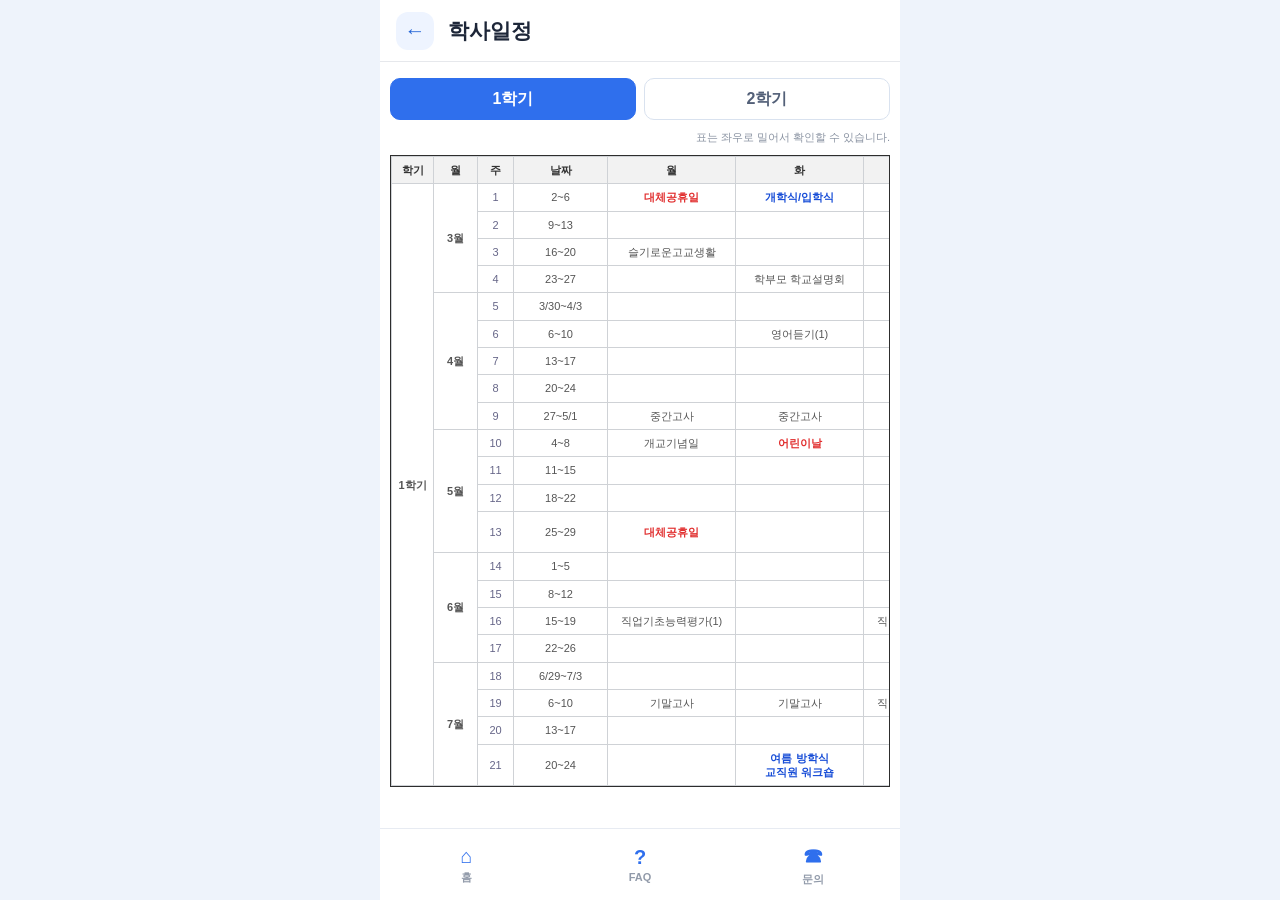
<file: schedule.html>
<!DOCTYPE html>
<html lang="ko">
<head>
  <meta charset="UTF-8">
  <meta name="viewport" content="width=device-width, initial-scale=1.0">
  <title>학사일정</title>
  <link rel="stylesheet" href="schedule.css">
</head>
<body>
  <main class="schedule-page">
    <header class="page-header">
      <button class="back-btn" onclick="history.back()" aria-label="뒤로가기">←</button>
      <h1>학사일정</h1>
    </header>

    <section class="schedule-wrap">
      <div class="semester-tabs">
        <button class="semester-tab active" data-semester="first">1학기</button>
        <button class="semester-tab" data-semester="second">2학기</button>
      </div>

      <p class="guide">표는 좌우로 밀어서 확인할 수 있습니다.</p>

      <div class="table-scroll">
        <div id="scheduleTable"></div>
      </div>

    </section>

    <nav class="bottom-nav">
      <button onclick="location.href='index.html?home=1'"><span>⌂</span><small>홈</small></button>
      <button onclick="location.href='faq.html'"><span>?</span><small>FAQ</small></button>
      <button onclick="location.href='contact.html'"><span>☎</span><small>문의</small></button>
    </nav>
  </main>

  <script src="schedule.js"></script>
</body>
</html>
</file>
<file: style.css>
:root {
  --blue: #2f6fed;
  --blue-dark: #1f56ca;
  --blue-soft: #eaf2ff;
  --sky: #f4f8ff;
  --text: #172033;
  --muted: #7b8497;
  --line: #e7ebf2;
  --shadow: 0 14px 40px rgba(43, 73, 126, 0.10);
}

* {
  box-sizing: border-box;
}

html {
  scroll-behavior: smooth;
}

body {
  margin: 0;
  background: #eef3fb;
  color: var(--text);
  font-family: Pretendard, "Noto Sans KR", Apple SD Gothic Neo, sans-serif;
}

button,
input {
  font: inherit;
}

button {
  border: 0;
  cursor: pointer;
}

.is-hidden {
  display: none !important;
}

.app-shell {
  width: min(100%, 480px);
  min-height: 100vh;
  margin: 0 auto;
  background: var(--sky);
  box-shadow: 0 0 50px rgba(20, 45, 90, 0.08);
}

.screen {
  min-height: 100vh;
}

/* 사용자 선택 */
.user-select-screen {
  padding: 72px 24px 40px;
  background:
    radial-gradient(circle at 90% 8%, rgba(94, 155, 255, 0.25), transparent 30%),
    linear-gradient(180deg, #f9fbff 0%, #eef5ff 100%);
}

.brand-mark {
  width: 66px;
  height: 66px;
  margin-bottom: 34px;
  display: grid;
  place-items: center;
  border-radius: 22px;
  background: #fff;
  color: #fff;
  font-size: 20px;
  font-weight: 900;
  box-shadow: var(--shadow);
}

.brand-mark img {
  width: 82%;
  height: 82%;
  object-fit: contain;
  display: block;
}

.eyebrow {
  margin: 0 0 8px;
  color: var(--blue);
  font-size: 12px;
  font-weight: 900;
  letter-spacing: 0.08em;
}

.user-select-screen h1 {
  margin: 0;
  font-size: 34px;
}

.select-guide {
  margin: 12px 0 32px;
  color: var(--muted);
}

.user-select-list {
  display: grid;
  gap: 14px;
}

.user-type-btn {
  min-height: 82px;
  padding: 18px 20px;
  display: flex;
  align-items: center;
  gap: 15px;
  border-radius: 22px;
  background: #fff;
  color: var(--text);
  font-size: 17px;
  font-weight: 800;
  box-shadow: var(--shadow);
}

.user-icon {
  width: 46px;
  height: 46px;
  display: grid;
  place-items: center;
  border-radius: 16px;
  background: var(--blue-soft);
  font-size: 23px;
}

/* 메인 상단 */
.main-app {
  padding-bottom: 94px;
}

.top-header {
  padding: 28px 22px 18px;
  display: flex;
  align-items: flex-start;
  justify-content: space-between;
  gap: 12px;
  background: linear-gradient(180deg, #fff 0%, #f7faff 100%);
}

.welcome-label {
  margin: 0 0 6px;
  color: var(--blue);
  font-size: 11px;
  font-weight: 900;
  letter-spacing: 0.12em;
}

.top-header h1 {
  margin: 0;
  font-size: 19px;
  line-height: 1.25;
  letter-spacing: -0.04em;
  white-space: nowrap;
}

.school-name {
  margin: 8px 0 0;
  color: var(--muted);
  font-size: 14px;
}

.change-user-btn {
  flex: 0 0 auto;
  min-width: 120px;
  padding: 10px 14px;
  display: flex;
  align-items: center;
  justify-content: center;
  gap: 5px;
  white-space: nowrap;
  border-radius: 999px;
  background: var(--blue-soft);
  color: var(--blue-dark);
  font-size: 12px;
  font-weight: 800;
}

/* 검색 */
.search-wrap {
  position: relative;
  z-index: 20;
  padding: 8px 22px 0;
}

.search-box {
  height: 54px;
  padding: 0 17px;
  display: flex;
  align-items: center;
  gap: 10px;
  border: 1px solid #e2e8f3;
  border-radius: 18px;
  background: #fff;
  box-shadow: 0 10px 25px rgba(52, 79, 130, 0.07);
}

.search-icon {
  color: var(--blue);
  font-size: 22px;
}

.search-box input {
  width: 100%;
  border: 0;
  outline: none;
  background: transparent;
  color: var(--text);
  font-size: 15px;
}

.search-results {
  position: absolute;
  top: 68px;
  left: 22px;
  right: 22px;
  max-height: 330px;
  overflow: auto;
  padding: 8px;
  border: 1px solid var(--line);
  border-radius: 18px;
  background: #fff;
  box-shadow: 0 18px 45px rgba(26, 49, 92, 0.16);
}

.search-result-btn {
  width: 100%;
  padding: 14px 13px;
  border-radius: 12px;
  background: transparent;
  color: var(--text);
  text-align: left;
}

.search-result-btn:hover {
  background: var(--sky);
}

.search-result-btn strong {
  display: block;
  margin-bottom: 3px;
}

.search-result-btn small {
  color: var(--muted);
}

.no-result {
  padding: 18px 12px;
  color: var(--muted);
  text-align: center;
}

/* 슬라이드 배너 */
.banner-section {
  padding: 20px 22px 4px;
}

.banner-slider {
  position: relative;
  height: 205px;
  overflow: hidden;
  border-radius: 26px;
  background: #d9e8ff;
  box-shadow: var(--shadow);
}

.banner-slide {
  position: absolute;
  inset: 0;
  opacity: 0;
  transform: translateX(18px);
  pointer-events: none;
  transition: opacity 0.45s ease, transform 0.45s ease;
}

.banner-slide.active {
  opacity: 1;
  transform: translateX(0);
  pointer-events: auto;
}

.banner-image-slot,
.banner-image-slot img {
  width: 100%;
  height: 100%;
}

.banner-image-slot {
  position: absolute;
  inset: 0;
}

.banner-image-slot img {
  display: block;
  object-fit: cover;
}

/* 사진을 어둡게 덮지 않고 글자에만 그림자를 주어 사진 색감을 살림 */
.banner-copy {
  position: absolute;
  left: 18px;
  right: 18px;
  bottom: 18px;
  z-index: 2;
  color: #fff;
  filter: drop-shadow(0 1px 1px rgba(0, 0, 0, 0.85))
          drop-shadow(0 2px 4px rgba(0, 0, 0, 0.60));
}

.banner-copy span {
  display: block;
  margin-bottom: 4px;
  color: #fff;
  font-size: 9px;
  font-weight: 900;
  letter-spacing: 0.10em;
  white-space: nowrap;
}

.banner-copy strong {
  display: block;
  color: #fff;
  font-size: 14px;
  font-weight: 900;
  line-height: 1.3;
  white-space: nowrap;
}

.banner-dots {
  padding-top: 12px;
  display: flex;
  justify-content: center;
  gap: 7px;
}

.dot {
  width: 7px;
  height: 7px;
  padding: 0;
  border-radius: 999px;
  background: #c8d1df;
  transition: width 0.25s ease, background 0.25s ease;
}

.dot.active {
  width: 22px;
  background: var(--blue);
}

/* 바로가기 */
.menu-section {
  padding: 24px 22px 28px;
}

.menu-section h2 {
  margin: 0 0 15px;
  font-size: 21px;
}

.menu-grid {
  display: grid;
  grid-template-columns: repeat(2, minmax(0, 1fr));
  gap: 13px;
}

.menu-card {
  min-height: 166px;
  padding: 16px;
  display: flex;
  flex-direction: column;
  align-items: flex-start;
  border-radius: 22px;
  background: #fff;
  color: var(--text);
  text-align: left;
  box-shadow: 0 10px 28px rgba(43, 73, 126, 0.07);
}

.menu-illustration {
  width: 64px;
  height: 64px;
  margin-bottom: 16px;
  display: flex;
  align-items: center;
  justify-content: center;
  border-radius: 20px;
  background: var(--blue-soft);
}

/* 메뉴별 아이콘 배경색 */
.menu-card:nth-child(1) .menu-illustration { background: #FFE8E8; }
.menu-card:nth-child(2) .menu-illustration { background: #E8F1FF; }
.menu-card:nth-child(3) .menu-illustration { background: #F0E9FF; }
.menu-card:nth-child(4) .menu-illustration { background: #FFF3D9; }
.menu-card:nth-child(5) .menu-illustration { background: #E4F6EC; }
.menu-card:nth-child(6) .menu-illustration { background: #FFEBDD; }

.menu-illustration img {
  width: 72%;
  height: 72%;
  display: block;
  object-fit: contain;
}

.menu-title {
  font-size: 16px;
  font-weight: 900;
}

.menu-sub {
  margin-top: 5px;
  color: var(--muted);
  font-size: 12px;
}

/* 하단 */
.bottom-nav {
  position: fixed;
  left: 50%;
  bottom: 0;
  z-index: 50;
  width: min(100%, 480px);
  height: 76px;
  padding: 8px 34px;
  display: grid;
  grid-template-columns: repeat(3, 1fr);
  gap: 12px;
  transform: translateX(-50%);
  border-top: 1px solid var(--line);
  background: rgba(255, 255, 255, 0.96);
  backdrop-filter: blur(14px);
}

.nav-btn {
  display: grid;
  place-items: center;
  align-content: center;
  gap: 3px;
  background: transparent;
  color: #98a0ae;
}

.nav-btn span {
  font-size: 21px;
  font-weight: 800;
}

.nav-btn small {
  font-size: 11px;
  font-weight: 800;
}

.nav-btn.active {
  color: var(--blue);
}

/* 학교소식 선택창 */
.modal-backdrop {
  position: fixed;
  inset: 0;
  z-index: 100;
  padding: 22px;
  display: grid;
  place-items: center;
  background: rgba(19, 29, 48, 0.48);
}

.modal-card {
  position: relative;
  width: min(100%, 420px);
  padding: 26px 22px 22px;
  border-radius: 26px;
  background: #fff;
  box-shadow: 0 30px 70px rgba(0, 0, 0, 0.22);
}

.modal-card h2 {
  margin: 0 0 20px;
  font-size: 22px;
}

.modal-close {
  position: absolute;
  top: 13px;
  right: 15px;
  width: 36px;
  height: 36px;
  border-radius: 12px;
  background: #f1f4f9;
  color: var(--text);
  font-size: 22px;
}

.modal-actions {
  display: grid;
  gap: 10px;
}

.action-btn {
  min-height: 54px;
  border-radius: 16px;
  background: var(--blue-soft);
  color: var(--blue-dark);
  font-weight: 900;
}

@media (min-width: 481px) {
  body {
    padding: 18px 0;
  }

  .app-shell {
    min-height: calc(100vh - 36px);
    overflow: hidden;
    border-radius: 28px;
  }

  .bottom-nav {
    bottom: 18px;
    border-radius: 0 0 28px 28px;
  }
}

@media (max-width: 390px) {
  .top-header h1 {
    font-size: 21px;
  }

  .change-user-btn {
    min-width: 108px;
    padding-inline: 11px;
    font-size: 11px;
  }

  .banner-copy strong {
    font-size: 13px;
  }
}
</file>
<file: schedule.css>
*{box-sizing:border-box}
body{margin:0;background:#eef3fb;color:#1d2638;font-family:Pretendard,"Noto Sans KR",Apple SD Gothic Neo,sans-serif}
button{font:inherit}
.schedule-page{width:min(100%,520px);min-height:100vh;margin:0 auto;background:#fff;padding-bottom:82px}
.page-header{height:62px;display:flex;align-items:center;gap:14px;padding:0 16px;border-bottom:1px solid #e6e8ec;background:#fff;position:sticky;top:0;z-index:20}
.page-header h1{margin:0;font-size:21px}
.back-btn{width:38px;height:38px;border:0;border-radius:12px;background:#eef4ff;color:#2868d8;font-size:21px;cursor:pointer}

.schedule-wrap{padding:16px 10px 26px}
.semester-tabs{display:grid;grid-template-columns:1fr 1fr;gap:8px;margin-bottom:10px}
.semester-tab{height:42px;border:1px solid #d9e2ef;border-radius:10px;background:#fff;color:#536078;font-weight:800;cursor:pointer}
.semester-tab.active{background:#2f6fed;color:#fff;border-color:#2f6fed}
.guide{margin:0 0 10px;color:#8a93a2;font-size:11px;text-align:right}

.table-scroll{overflow-x:auto;-webkit-overflow-scrolling:touch;border:1px solid #2d2d2d;background:#fff}
.schedule-table{width:100%;min-width:760px;border-collapse:collapse;table-layout:fixed;font-size:11px;color:#555}
.schedule-table th,.schedule-table td{border:1px solid #cfd2d6;text-align:center;vertical-align:middle;padding:6px 4px;line-height:1.3}
.schedule-table thead th{background:#f2f2f2;color:#333;font-weight:800}
.schedule-table .semester-col{width:42px}
.schedule-table .month-col{width:44px}
.schedule-table .week-col{width:36px}
.schedule-table .date-col{width:94px}
.schedule-table .day-col{width:128px}
.schedule-table td.semester-cell{font-weight:800;color:#555;background:#fff}
.schedule-table td.month-cell{font-weight:700}
.schedule-table td.week-cell{color:#668}
.schedule-table td.date-cell{white-space:nowrap}
.schedule-table .holiday{color:#e12e2e;font-weight:800}
.schedule-table .special{color:#174dd7;font-weight:800}
.schedule-table .muted{color:#777}
.notice{margin:14px 2px 0;text-align:center;color:#8b94a4;font-size:11px}

.bottom-nav{position:fixed;left:50%;bottom:0;transform:translateX(-50%);width:min(100%,520px);height:72px;background:#fff;border-top:1px solid #e7ebf2;display:grid;grid-template-columns:repeat(3,1fr);z-index:30}
.bottom-nav button{border:0;background:transparent;color:#929baa;display:grid;place-content:center;gap:2px;cursor:pointer}
.bottom-nav span{font-size:20px;color:#2f6fed;font-weight:800}
.bottom-nav small{font-size:11px;font-weight:800}

@media (max-width:520px){
  .schedule-wrap{padding-left:8px;padding-right:8px}
}
</file>
